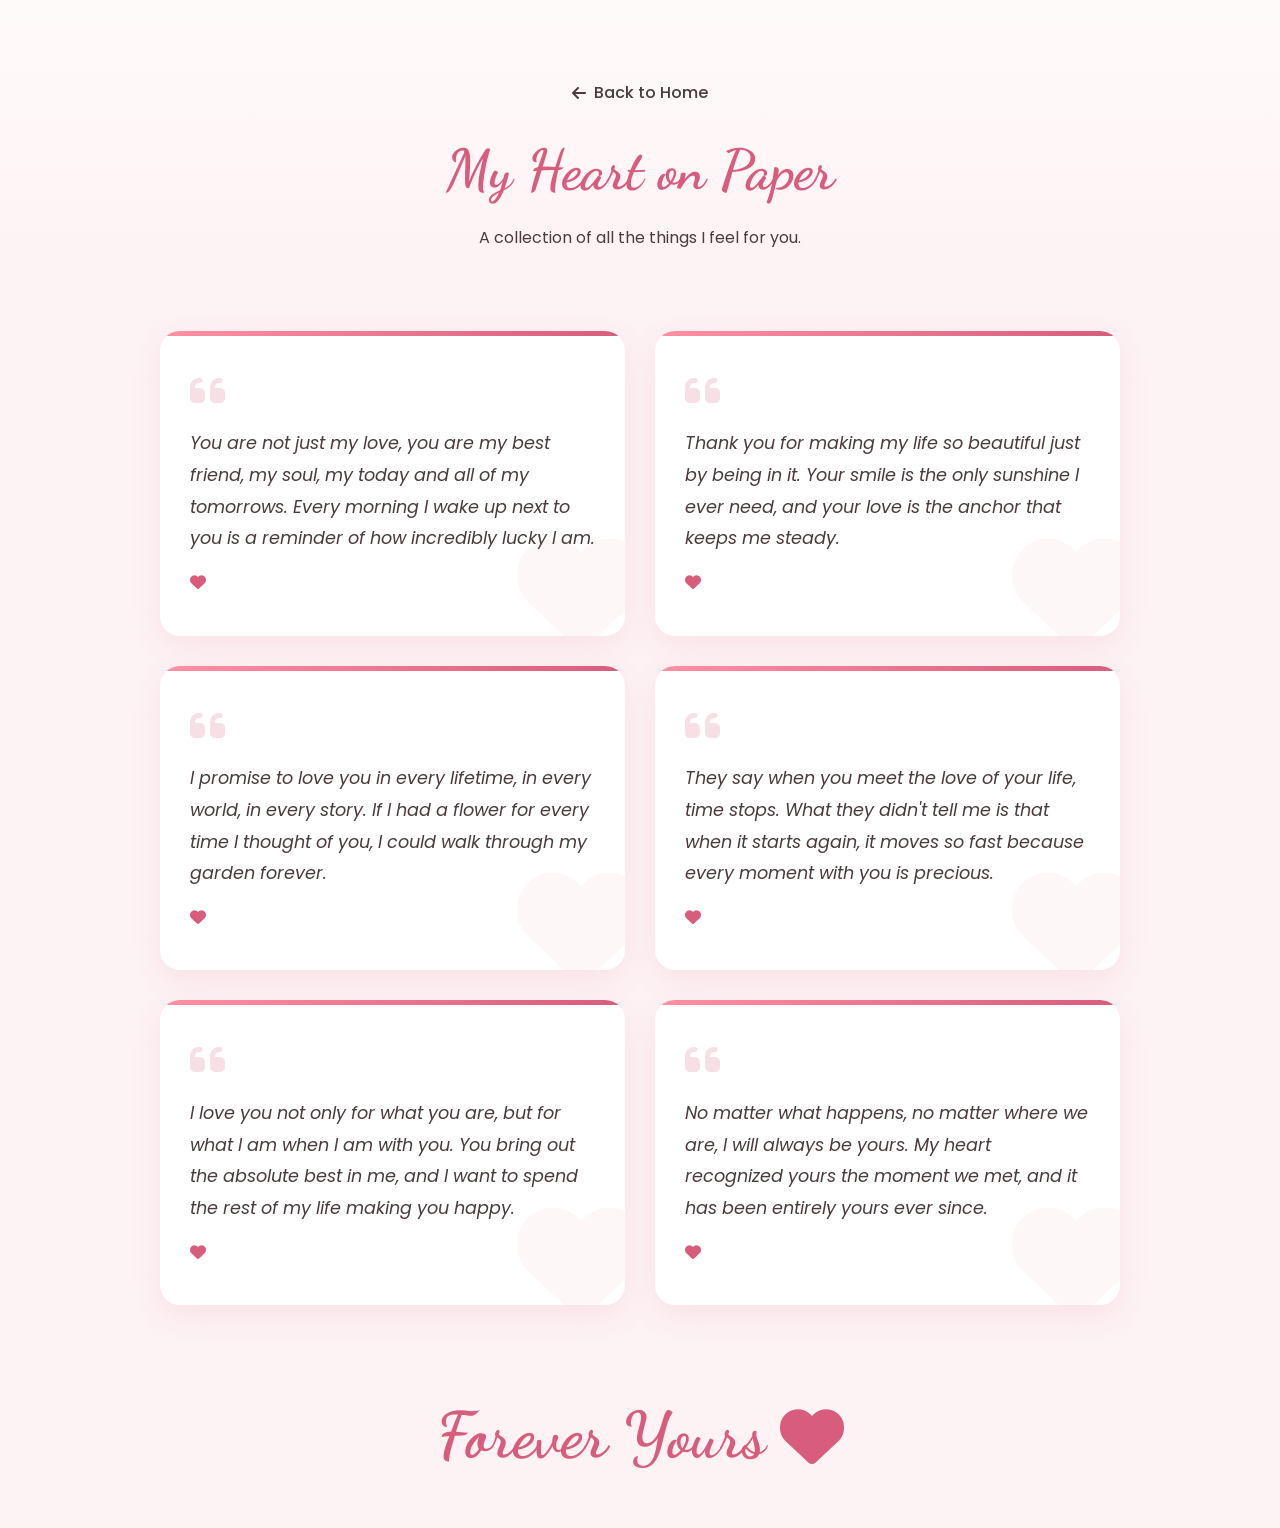
<file: all-notes.html>
<!DOCTYPE html>
<html lang="en">
<head>
    <meta charset="UTF-8">
    <meta name="viewport" content="width=device-width, initial-scale=1.0">
    <title>All My Love Notes For You</title>
    <!-- Google Fonts -->
    <link href="https://fonts.googleapis.com/css2?family=Dancing+Script:wght@600;700&family=Poppins:wght@300;400;500;600&display=swap" rel="stylesheet">
    <!-- Font Awesome Icons -->
    <link rel="stylesheet" href="https://cdnjs.cloudflare.com/ajax/libs/font-awesome/6.4.0/css/all.min.css">
    <!-- Custom CSS -->
    <link rel="stylesheet" href="style.css">
    <style>
        .page-header {
            padding: 80px 20px 40px;
            text-align: center;
            background: linear-gradient(to bottom, var(--lighter-pink), var(--light-pink));
        }
        .page-header h1 {
            font-size: 3.5rem;
            color: var(--primary-pink);
            margin-bottom: 10px;
        }
        .back-btn {
            display: inline-flex;
            align-items: center;
            gap: 8px;
            color: var(--dark-text);
            text-decoration: none;
            font-weight: 500;
            margin-bottom: 20px;
            transition: color 0.3s;
        }
        .back-btn:hover {
            color: var(--primary-pink);
        }
        .all-notes-grid {
            display: grid;
            grid-template-columns: 1fr;
            gap: 30px;
            padding: 40px 20px;
            max-width: 1000px;
            margin: 0 auto;
        }
        @media (min-width: 768px) {
            .all-notes-grid {
                grid-template-columns: repeat(2, 1fr);
            }
        }
        .deep-note-card {
            background: white;
            border-radius: 20px;
            padding: 40px 30px;
            box-shadow: 0 10px 30px rgba(216, 92, 124, 0.1);
            position: relative;
            overflow: hidden;
            transition: transform 0.4s ease;
        }
        .deep-note-card:hover {
            transform: translateY(-10px);
        }
        .deep-note-card::before {
            content: '';
            position: absolute;
            top: 0; left: 0; right: 0;
            height: 5px;
            background: linear-gradient(90deg, #ff8fa3, var(--primary-pink));
        }
        .deep-note-text {
            font-size: 1.1rem;
            line-height: 1.8;
            color: var(--dark-text);
            font-style: italic;
            margin-top: 15px;
        }
        .watermark {
            position: absolute;
            bottom: -20px;
            right: -20px;
            font-size: 8rem;
            color: rgba(216, 92, 124, 0.05);
            z-index: 0;
            pointer-events: none;
        }
    </style>
</head>
<body>
    
    <div class="page-header">
        <a href="index.html" class="back-btn"><i class="fa-solid fa-arrow-left"></i> Back to Home</a>
        <h1 class="script-font">My Heart on Paper</h1>
        <p>A collection of all the things I feel for you.</p>
    </div>

    <div class="all-notes-grid">
        <div class="deep-note-card fade-in">
            <i class="fa-solid fa-quote-left" style="color: #f7e0e5; font-size: 2.5rem; position: relative; z-index: 1;"></i>
            <p class="deep-note-text" style="position: relative; z-index: 1;">You are not just my love, you are my best friend, my soul, my today and all of my tomorrows. Every morning I wake up next to you is a reminder of how incredibly lucky I am.</p>
            <div class="mt-3" style="position: relative; z-index: 1;"><i class="fa-solid fa-heart text-pink"></i></div>
            <i class="fa-solid fa-heart watermark"></i>
        </div>

        <div class="deep-note-card fade-in" style="animation-delay: 0.1s;">
            <i class="fa-solid fa-quote-left" style="color: #f7e0e5; font-size: 2.5rem; position: relative; z-index: 1;"></i>
            <p class="deep-note-text" style="position: relative; z-index: 1;">Thank you for making my life so beautiful just by being in it. Your smile is the only sunshine I ever need, and your love is the anchor that keeps me steady.</p>
            <div class="mt-3" style="position: relative; z-index: 1;"><i class="fa-solid fa-heart text-pink"></i></div>
            <i class="fa-solid fa-heart watermark"></i>
        </div>

        <div class="deep-note-card fade-in" style="animation-delay: 0.2s;">
            <i class="fa-solid fa-quote-left" style="color: #f7e0e5; font-size: 2.5rem; position: relative; z-index: 1;"></i>
            <p class="deep-note-text" style="position: relative; z-index: 1;">I promise to love you in every lifetime, in every world, in every story. If I had a flower for every time I thought of you, I could walk through my garden forever.</p>
            <div class="mt-3" style="position: relative; z-index: 1;"><i class="fa-solid fa-heart text-pink"></i></div>
            <i class="fa-solid fa-heart watermark"></i>
        </div>

        <div class="deep-note-card fade-in" style="animation-delay: 0.3s;">
            <i class="fa-solid fa-quote-left" style="color: #f7e0e5; font-size: 2.5rem; position: relative; z-index: 1;"></i>
            <p class="deep-note-text" style="position: relative; z-index: 1;">They say when you meet the love of your life, time stops. What they didn't tell me is that when it starts again, it moves so fast because every moment with you is precious.</p>
            <div class="mt-3" style="position: relative; z-index: 1;"><i class="fa-solid fa-heart text-pink"></i></div>
            <i class="fa-solid fa-heart watermark"></i>
        </div>
        
        <div class="deep-note-card fade-in" style="animation-delay: 0.4s;">
            <i class="fa-solid fa-quote-left" style="color: #f7e0e5; font-size: 2.5rem; position: relative; z-index: 1;"></i>
            <p class="deep-note-text" style="position: relative; z-index: 1;">I love you not only for what you are, but for what I am when I am with you. You bring out the absolute best in me, and I want to spend the rest of my life making you happy.</p>
            <div class="mt-3" style="position: relative; z-index: 1;"><i class="fa-solid fa-heart text-pink"></i></div>
            <i class="fa-solid fa-heart watermark"></i>
        </div>
        
        <div class="deep-note-card fade-in" style="animation-delay: 0.5s;">
            <i class="fa-solid fa-quote-left" style="color: #f7e0e5; font-size: 2.5rem; position: relative; z-index: 1;"></i>
            <p class="deep-note-text" style="position: relative; z-index: 1;">No matter what happens, no matter where we are, I will always be yours. My heart recognized yours the moment we met, and it has been entirely yours ever since.</p>
            <div class="mt-3" style="position: relative; z-index: 1;"><i class="fa-solid fa-heart text-pink"></i></div>
            <i class="fa-solid fa-heart watermark"></i>
        </div>
    </div>

    <!-- Footer Section -->
    <footer class="footer" style="padding-top: 40px; padding-bottom: 40px;">
        <div class="footer-content">
            <h2 class="script-font">Forever Yours <i class="fa-solid fa-heart text-pink"></i></h2>
        </div>
    </footer>

    <script src="script.js"></script>
</body>
</html>
</file>
<file: style.css>
/* Variables */
:root {
    --primary-pink: #d85c7c;
    --primary-pink-hover: #bd4865;
    --light-pink: #fdf2f4;
    --lighter-pink: #fffafa;
    --dark-text: #4a3c3d;
    --light-text: #8c7b7c;
    --white: #ffffff;
    --gold: #f4c272;
    --card-shadow: 0 8px 25px rgba(216, 92, 124, 0.08);
    --heart-glow: 0 0 20px rgba(216, 92, 124, 0.6);
    --font-heading: 'Dancing Script', cursive;
    --font-body: 'Poppins', sans-serif;
    --border-radius: 12px;
}

/* Reset & Base */
* {
    margin: 0;
    padding: 0;
    box-sizing: border-box;
}

body {
    font-family: var(--font-body);
    color: var(--dark-text);
    background-color: var(--light-pink);
    line-height: 1.6;
    overflow-x: hidden;
    -webkit-font-smoothing: antialiased;
}

html {
    scroll-behavior: smooth;
}

/* Utilities */
.script-font { font-family: var(--font-heading); }
.text-gold { color: var(--gold); }
.text-white { color: var(--white); }
.text-pink { color: var(--primary-pink); }
.text-center { text-align: center; }
.text-sm { font-size: 0.9rem; }
.mt-2 { margin-top: 10px; }
.mt-3 { margin-top: 15px; }
.text-shadow { text-shadow: 2px 2px 4px rgba(0,0,0,0.5); }

/* Buttons */
.btn {
    padding: 12px 28px;
    border-radius: 30px;
    font-family: var(--font-body);
    font-weight: 500;
    font-size: 1rem;
    cursor: pointer;
    transition: all 0.3s ease;
    border: none;
    display: inline-flex;
    align-items: center;
    justify-content: center;
    gap: 8px;
    text-decoration: none;
}

.small-btn {
    padding: 8px 20px;
    font-size: 0.9rem;
}

.primary-btn {
    background-color: var(--primary-pink);
    color: var(--white);
    box-shadow: 0 6px 15px rgba(216, 92, 124, 0.35);
}

.primary-btn:hover {
    background-color: var(--primary-pink-hover);
    transform: translateY(-2px);
    box-shadow: 0 8px 20px rgba(216, 92, 124, 0.4);
}

.outline-btn {
    background-color: transparent;
    border: 1.5px solid var(--primary-pink);
    color: var(--primary-pink);
}

.outline-btn:hover {
    background-color: var(--primary-pink);
    color: var(--white);
}

.outline-btn.text-white {
    border-color: var(--white);
    color: var(--white);
}

.outline-btn.text-white:hover {
    background-color: var(--white);
    color: var(--primary-pink);
}

.full-width {
    width: 100%;
}

/* Navbar */
.navbar {
    display: flex;
    justify-content: space-between;
    align-items: center;
    padding: 15px 5%;
    background-color: rgba(255, 250, 250, 0.95);
    backdrop-filter: blur(10px);
    position: sticky;
    top: 0;
    z-index: 100;
    box-shadow: 0 2px 15px rgba(0,0,0,0.03);
}

.logo {
    font-weight: 600;
    font-size: 1.25rem;
    color: var(--dark-text);
    display: flex;
    align-items: center;
    gap: 8px;
    letter-spacing: 0.5px;
}

.logo-heart { 
    color: var(--primary-pink);
    font-size: 1.1rem;
}

.nav-links {
    display: none; /* Mobile first */
    list-style: none;
    gap: 25px;
    align-items: center;
}

.nav-links a {
    text-decoration: none;
    color: var(--dark-text);
    font-size: 0.95rem;
    font-weight: 500;
    transition: color 0.3s;
}

.nav-links a:hover, .nav-links a.active {
    color: var(--primary-pink);
}

#music-btn {
    font-size: 1.1rem;
}

.hamburger {
    display: block;
    font-size: 1.5rem;
    color: var(--dark-text);
    cursor: pointer;
}

/* Mobile Menu */
.mobile-menu {
    position: fixed;
    top: 0;
    right: -100%;
    width: 80%;
    max-width: 300px;
    height: 100vh;
    background-color: var(--white);
    z-index: 1000;
    box-shadow: -5px 0 20px rgba(0,0,0,0.1);
    transition: right 0.4s ease;
    padding: 40px 20px;
    display: flex;
    flex-direction: column;
}

.mobile-menu.active {
    right: 0;
}

.close-menu {
    align-self: flex-end;
    font-size: 1.8rem;
    color: var(--dark-text);
    cursor: pointer;
    margin-bottom: 30px;
}

.mobile-menu ul {
    list-style: none;
    display: flex;
    flex-direction: column;
    gap: 20px;
}

.mobile-menu a {
    text-decoration: none;
    color: var(--dark-text);
    font-size: 1.2rem;
    font-weight: 500;
    display: block;
    padding: 10px 0;
    border-bottom: 1px solid #eee;
}

/* Hero Section */
.hero {
    min-height: 85vh;
    background-size: cover;
    background-position: center;
    background-repeat: no-repeat;
    display: flex;
    flex-direction: column;
    justify-content: center;
    align-items: center;
    text-align: center;
    padding: 40px 20px;
    position: relative;
    color: var(--white);
    overflow: hidden;
}

.hero-content {
    z-index: 2;
    max-width: 700px;
}

.hero h1 {
    font-size: 3rem;
    line-height: 1.1;
    margin-bottom: 25px;
    font-weight: 700;
}

.hero h1 .highlight {
    color: var(--primary-pink);
    font-size: 4.5rem;
    display: block;
    margin-top: 10px;
}

.hero p {
    font-size: 1.05rem;
    margin-bottom: 35px;
    font-weight: 400;
    line-height: 1.8;
}

.glowing-heart {
    position: absolute;
    right: 15%;
    bottom: 20%;
    width: 90px;
    height: 90px;
    z-index: 2;
    animation: float 3s ease-in-out infinite;
}

.glowing-heart svg {
    width: 100%;
    height: 100%;
    stroke: var(--primary-pink);
    filter: drop-shadow(0 0 15px rgba(216, 92, 124, 0.8));
}

.floating-hearts {
    position: absolute;
    width: 100%;
    height: 100%;
    top: 0;
    left: 0;
    pointer-events: none;
    z-index: 1;
}

.f-heart {
    position: absolute;
    color: var(--primary-pink);
    opacity: 0.6;
    animation: floatUp 6s linear infinite;
}

.h1 { left: 10%; bottom: -20px; font-size: 1.5rem; animation-duration: 7s; }
.h2 { left: 30%; bottom: -20px; font-size: 2rem; animation-duration: 5s; animation-delay: 2s; }
.h3 { right: 20%; bottom: -20px; font-size: 1.2rem; animation-duration: 6s; animation-delay: 1s; }
.h4 { right: 5%; bottom: -20px; font-size: 1.8rem; animation-duration: 8s; animation-delay: 3s; }

/* Sections Base */
.section {
    padding: 60px 20px;
    max-width: 1200px;
    margin: 0 auto;
}

/* Our Story */
.our-story {
    background-color: var(--lighter-pink);
    border-radius: 20px;
    margin-top: -40px;
    position: relative;
    z-index: 10;
    box-shadow: var(--card-shadow);
    padding: 50px 30px;
}

.story-header {
    text-align: left;
    margin-bottom: 40px;
}

.story-header h2 {
    font-size: 2.8rem;
    color: var(--dark-text);
    display: inline-flex;
    align-items: center;
    gap: 12px;
}

.story-header p {
    color: var(--light-text);
    font-size: 1rem;
    margin-top: 5px;
}

.story-container {
    display: flex;
    flex-direction: column;
    gap: 50px;
}

.timeline {
    position: relative;
    display: flex;
    flex-direction: column;
    gap: 35px;
    padding-left: 20px;
}

.timeline-line {
    position: absolute;
    left: 45px;
    top: 0;
    bottom: 0;
    width: 2px;
    background-color: #f3d4db;
    z-index: 1;
}

.timeline-item {
    display: flex;
    gap: 25px;
    position: relative;
    z-index: 2;
    align-items: flex-start;
}

.timeline-icon {
    width: 50px;
    height: 50px;
    background-color: #fde8ec;
    border-radius: 50%;
    display: flex;
    align-items: center;
    justify-content: center;
    color: var(--primary-pink);
    font-size: 1.2rem;
    flex-shrink: 0;
    box-shadow: 0 0 0 6px var(--lighter-pink);
}

.timeline-content {
    padding-top: 5px;
}

.timeline-content h3 {
    font-size: 1.1rem;
    font-weight: 600;
    margin-bottom: 4px;
    color: var(--dark-text);
}

.timeline-content .date {
    display: block;
    font-size: 0.85rem;
    color: var(--light-text);
    margin-bottom: 8px;
    font-weight: 500;
}

.timeline-content p {
    font-size: 0.95rem;
    color: var(--dark-text);
}

.story-image {
    display: flex;
    flex-direction: column;
    align-items: center;
    gap: 20px;
    position: relative;
}

.polaroid {
    background: white;
    padding: 12px 12px 45px 12px;
    box-shadow: 0 15px 35px rgba(0,0,0,0.1);
    transform: rotate(3deg);
    border-radius: 4px;
    width: 100%;
    max-width: 320px;
    position: relative;
    transition: transform 0.3s ease;
}

.polaroid:hover {
    transform: rotate(0deg) scale(1.02);
}

.polaroid-img {
    width: 100%;
    height: 320px;
    background-size: cover;
    background-position: center;
    background-color: #eee;
}

.polaroid-heart {
    position: absolute;
    bottom: 15px;
    left: 50%;
    transform: translateX(-50%);
    color: var(--primary-pink);
    font-size: 1.2rem;
    opacity: 0.7;
}

.dots {
    display: flex;
    gap: 8px;
}

.dot {
    width: 8px;
    height: 8px;
    border-radius: 50%;
    background-color: #e6c5cc;
    transition: all 0.3s ease;
}

.dot.active {
    background-color: var(--primary-pink);
    width: 20px;
    border-radius: 10px;
}

/* Dual Grids Container */
.dual-grid-container {
    display: flex;
    flex-direction: column;
    gap: 40px;
}

.section-top {
    display: flex;
    justify-content: space-between;
    align-items: flex-end;
    margin-bottom: 30px;
}

.section-top h2 {
    font-size: 2.5rem;
    display: flex;
    align-items: center;
    gap: 12px;
}

.section-top h2 i { 
    color: var(--dark-text); 
    font-size: 1.5rem;
}

/* Memories Grid */
.memories-grid {
    display: grid;
    grid-template-columns: 1fr 1fr;
    grid-auto-rows: 150px;
    gap: 15px;
}

.memory-img {
    border-radius: var(--border-radius);
    background-size: cover;
    background-position: center;
    background-color: #ddd;
    transition: transform 0.3s ease;
    box-shadow: 0 4px 10px rgba(0,0,0,0.05);
}

.memory-img:hover {
    transform: scale(1.03);
    z-index: 2;
}

.memory-img.tall {
    grid-row: span 2;
}

.memory-text-card {
    background-color: var(--primary-pink);
    color: var(--white);
    border-radius: var(--border-radius);
    padding: 20px;
    display: flex;
    flex-direction: column;
    justify-content: center;
    align-items: center;
    text-align: center;
    gap: 15px;
    box-shadow: 0 4px 15px rgba(216, 92, 124, 0.4);
}

.memory-text-card i {
    font-size: 2.2rem;
}

.memory-text-card p {
    font-size: 0.95rem;
    font-weight: 500;
    line-height: 1.5;
}

/* Notes Grid */
.notes-grid {
    display: flex;
    flex-direction: column;
    gap: 20px;
    margin-bottom: 25px;
}

.note-card {
    background-color: var(--white);
    padding: 30px 25px;
    border-radius: var(--border-radius);
    box-shadow: var(--card-shadow);
    display: flex;
    flex-direction: column;
    align-items: center;
    text-align: center;
    gap: 20px;
    position: relative;
    transition: transform 0.3s ease;
}

.note-card:hover {
    transform: translateY(-5px);
}

.quote-icon {
    color: #f7e0e5;
    font-size: 2rem;
    align-self: flex-start;
    position: absolute;
    top: 20px;
    left: 20px;
}

.note-card p {
    font-size: 1rem;
    font-weight: 500;
    color: var(--dark-text);
    z-index: 2;
    margin-top: 15px;
    line-height: 1.7;
}

.note-heart {
    color: var(--primary-pink);
    font-size: 1.2rem;
    margin-top: auto;
}

/* Dark Grid (Countdown / Surprise) */
.dark-grid {
    padding: 0;
    gap: 0;
    border-radius: 20px;
    overflow: hidden;
    box-shadow: var(--card-shadow);
}

.countdown-section {
    background-color: #c44062;
    padding: 60px 20px;
    display: flex;
    flex-direction: column;
    align-items: center;
    justify-content: center;
    gap: 35px;
    text-align: center;
}

.countdown-section h2 {
    font-size: 2.2rem;
}

.countdown-timer {
    display: flex;
    gap: 15px;
    align-items: center;
    color: var(--white);
}

.time-unit {
    display: flex;
    flex-direction: column;
    align-items: center;
    min-width: 60px;
}

.time-unit .number {
    font-size: 2.8rem;
    font-weight: 600;
    line-height: 1;
    font-family: var(--font-heading);
}

.time-unit .label {
    font-size: 0.85rem;
    font-weight: 400;
    margin-top: 8px;
    text-transform: uppercase;
    letter-spacing: 1px;
}

.divider {
    width: 1px;
    height: 50px;
    background-color: rgba(255,255,255,0.4);
}

.surprise-section {
    background-size: cover;
    background-position: center;
    padding: 60px 20px;
    display: flex;
    flex-direction: column;
    align-items: center;
    justify-content: center;
    gap: 35px;
}

.surprise-section h2 {
    font-size: 2.5rem;
}

.glowing-heart-lg {
    width: 130px;
    height: 130px;
    animation: glow 2s ease-in-out infinite alternate;
}

.glowing-heart-lg svg {
    width: 100%;
    height: 100%;
    stroke: var(--primary-pink);
    filter: drop-shadow(0 0 20px rgba(216, 92, 124, 0.9));
}

/* Footer */
.footer {
    position: relative;
    padding: 80px 20px 0;
    text-align: center;
    background-color: #fdf2f4;
    overflow: hidden;
}

.bg-hearts {
    position: absolute;
    width: 100%;
    height: 100%;
    top: 0;
    left: 0;
    pointer-events: none;
}

.bg-hearts i {
    position: absolute;
    color: rgba(216, 92, 124, 0.08);
}
.bg-hearts i:nth-child(1) { font-size: 8rem; top: 10%; left: -5%; transform: rotate(-15deg); }
.bg-hearts i:nth-child(2) { font-size: 15rem; top: 30%; right: -10%; transform: rotate(20deg); }
.bg-hearts i:nth-child(3) { font-size: 5rem; top: 60%; left: 15%; transform: rotate(10deg); }
.bg-hearts i:nth-child(4) { font-size: 6rem; top: 20%; right: 20%; transform: rotate(-25deg); }

.footer-content {
    position: relative;
    z-index: 2;
    max-width: 600px;
    margin: 0 auto;
    display: flex;
    flex-direction: column;
    gap: 25px;
}

.footer h2 {
    font-size: 3rem;
    color: var(--primary-pink);
    display: flex;
    align-items: center;
    justify-content: center;
    gap: 15px;
}

.footer p {
    font-size: 1.05rem;
    font-weight: 500;
    line-height: 1.8;
}

.highlight-text {
    color: var(--primary-pink);
    font-weight: 600;
    font-size: 1.15rem !important;
}

.signature {
    font-size: 1.8rem !important;
    color: var(--dark-text);
    margin-top: 10px;
}

.footer-bottom {
    margin-top: 50px;
    display: flex;
    justify-content: center;
    position: relative;
    z-index: 1;
    width: 100%;
}

.heart-mask-container {
    width: 100%;
    max-width: 600px;
    height: 300px;
    position: relative;
    display: flex;
    justify-content: center;
    align-items: flex-end;
}

.couple-heart-img {
    width: 100%;
    height: 100%;
    background-size: cover;
    background-position: center;
    /* Using a CSS mask to create a heart shape */
    -webkit-mask-image: url("data:image/svg+xml,%3Csvg viewBox='0 0 24 24' xmlns='http://www.w3.org/2000/svg'%3E%3Cpath d='M12 21.35l-1.45-1.32C5.4 15.36 2 12.28 2 8.5 2 5.42 4.42 3 7.5 3c1.74 0 3.41.81 4.5 2.09C13.09 3.81 14.76 3 16.5 3 19.58 3 22 5.42 22 8.5c0 3.78-3.4 6.86-8.55 11.54L12 21.35z'/%3E%3C/svg%3E");
    mask-image: url("data:image/svg+xml,%3Csvg viewBox='0 0 24 24' xmlns='http://www.w3.org/2000/svg'%3E%3Cpath d='M12 21.35l-1.45-1.32C5.4 15.36 2 12.28 2 8.5 2 5.42 4.42 3 7.5 3c1.74 0 3.41.81 4.5 2.09C13.09 3.81 14.76 3 16.5 3 19.58 3 22 5.42 22 8.5c0 3.78-3.4 6.86-8.55 11.54L12 21.35z'/%3E%3C/svg%3E");
    -webkit-mask-repeat: no-repeat;
    mask-repeat: no-repeat;
    -webkit-mask-position: center bottom;
    mask-position: center bottom;
    -webkit-mask-size: contain;
    mask-size: contain;
}


/* Animations */
@keyframes float {
    0% { transform: translateY(0); }
    50% { transform: translateY(-15px); }
    100% { transform: translateY(0); }
}

@keyframes floatUp {
    0% { transform: translateY(100%) scale(0.5); opacity: 0; }
    20% { opacity: 0.6; }
    80% { opacity: 0.6; }
    100% { transform: translateY(-100vh) scale(1.5); opacity: 0; }
}

@keyframes glow {
    from { filter: drop-shadow(0 0 5px var(--primary-pink)); }
    to { filter: drop-shadow(0 0 25px var(--primary-pink)); }
}

@keyframes pulse {
    0% { transform: scale(1); box-shadow: 0 0 0 0 rgba(216, 92, 124, 0.7); }
    70% { transform: scale(1.05); box-shadow: 0 0 0 10px rgba(216, 92, 124, 0); }
    100% { transform: scale(1); box-shadow: 0 0 0 0 rgba(216, 92, 124, 0); }
}

.pulse-anim {
    animation: pulse 2s infinite;
}

/* Fade in animation classes (used by JS) */
.fade-in {
    opacity: 0;
    transform: translateY(20px);
    transition: opacity 0.6s ease, transform 0.6s ease;
}

.fade-in.visible {
    opacity: 1;
    transform: translateY(0);
}

.slide-up {
    opacity: 0;
    transform: translateY(30px);
    transition: opacity 0.8s ease, transform 0.8s ease;
}

.slide-up.visible {
    opacity: 1;
    transform: translateY(0);
}


/* Media Queries for Responsive Design */
@media (min-width: 768px) {
    .nav-links {
        display: flex;
    }
    .hamburger {
        display: none;
    }

    .hero h1 { font-size: 4rem; }
    .hero h1 .highlight { font-size: 6rem; }
    .hero p { font-size: 1.2rem; }
    
    .glowing-heart {
        width: 120px;
        height: 120px;
        right: 18%;
    }

    .our-story {
        padding: 60px 50px;
    }

    .story-container {
        flex-direction: row;
        align-items: center;
        justify-content: space-between;
    }
    
    .timeline {
        flex-direction: row;
        width: 65%;
        justify-content: space-between;
        align-items: flex-start;
        padding-left: 0;
    }

    .timeline-line {
        left: 0;
        top: 25px;
        bottom: auto;
        width: 100%;
        height: 2px;
    }

    .timeline-item {
        flex-direction: column;
        align-items: center;
        text-align: center;
        gap: 15px;
        flex: 1;
    }

    .timeline-icon {
        box-shadow: 0 0 0 8px var(--lighter-pink);
    }

    .story-image {
        width: 30%;
        flex-shrink: 0;
    }

    .dual-grid-container {
        flex-direction: row;
        gap: 30px;
    }

    .memories-section, .notes-section {
        flex: 1;
        width: 50%;
    }

    .dark-grid {
        flex-direction: row;
        gap: 0;
    }
    
    .countdown-section {
        width: 50%;
        padding: 80px 40px;
    }
    
    .surprise-section {
        width: 50%;
        padding: 80px 40px;
    }

    .countdown-timer .time-unit .number { font-size: 3.8rem; }
    .countdown-timer .time-unit .label { font-size: 1rem; }
    
    .notes-grid {
        flex-direction: row;
        flex-wrap: wrap;
        gap: 20px;
    }

    .note-card {
        width: calc(50% - 10px);
        flex: auto;
    }
    
    .note-card:last-child {
        width: 100%;
    }

    .footer {
        padding: 100px 40px 0;
    }
    
    .footer h2 {
        font-size: 4rem;
    }
    
    .heart-mask-container {
        height: 400px;
    }
}

@media (min-width: 1024px) {
    .notes-grid {
        flex-wrap: nowrap;
    }
    .note-card {
        width: 33.333%;
    }
    .note-card:last-child {
        width: 33.333%;
    }
}

/* Gallery Modal */
.modal {
    display: none;
    position: fixed;
    z-index: 2000;
    left: 0;
    top: 0;
    width: 100%;
    height: 100%;
    background-color: rgba(0, 0, 0, 0.95);
    backdrop-filter: blur(8px);
    opacity: 0;
    transition: opacity 0.3s ease;
}

.modal.show {
    display: flex;
    justify-content: center;
    align-items: center;
    opacity: 1;
}

.modal-content {
    position: relative;
    z-index: 10;
    width: 95%;
    max-width: 800px;
    height: 70vh;
    display: flex;
    flex-direction: column;
    justify-content: center;
    background: transparent;
}

@media (min-width: 768px) {
    .modal-content {
        height: 85vh;
        width: 90%;
    }
}

.close-modal {
    position: absolute;
    top: -40px;
    right: 0;
    color: white;
    font-size: 2.5rem;
    font-weight: bold;
    cursor: pointer;
    z-index: 2010;
    transition: color 0.3s;
}

.close-modal:hover {
    color: var(--primary-pink);
}

.gallery-container {
    position: relative;
    width: 100%;
    height: 100%;
    display: flex;
    justify-content: center;
    align-items: center;
    overflow: hidden;
    border-radius: 15px;
    box-shadow: 0 0 30px rgba(216, 92, 124, 0.3);
}

.gallery-slide {
    display: none;
    width: 100%;
    height: 100%;
    position: absolute;
    top: 0;
    left: 0;
    animation: fadeEffect 0.5s;
}

.gallery-slide.active {
    display: flex;
    flex-direction: column;
}

.gallery-slide img {
    width: 100%;
    height: 100%;
    object-fit: contain;
    background-color: #000;
}

.slide-caption {
    position: absolute;
    bottom: 0;
    width: 100%;
    text-align: center;
    padding: 20px;
    background: linear-gradient(transparent, rgba(0,0,0,0.9));
    color: white;
    font-size: 1.6rem;
}

@media (min-width: 768px) {
    .slide-caption {
        font-size: 2.2rem;
    }
}

.prev-slide, .next-slide {
    cursor: pointer;
    position: absolute;
    top: 50%;
    transform: translateY(-50%);
    width: 45px;
    height: 45px;
    color: white;
    font-size: 1.4rem;
    transition: 0.3s;
    user-select: none;
    display: flex;
    justify-content: center;
    align-items: center;
    background-color: rgba(255,255,255,0.15);
    border-radius: 50%;
    z-index: 10;
}

@media (min-width: 768px) {
    .prev-slide, .next-slide {
        width: 55px;
        height: 55px;
        font-size: 1.8rem;
    }
}

.prev-slide:hover, .next-slide:hover {
    background-color: var(--primary-pink);
}

.prev-slide { left: 10px; }
.next-slide { right: 10px; }

.gallery-dots {
    text-align: center;
    margin-top: 15px;
}

.g-dot {
    cursor: pointer;
    height: 12px;
    width: 12px;
    margin: 0 6px;
    background-color: rgba(255,255,255,0.4);
    border-radius: 50%;
    display: inline-block;
    transition: background-color 0.3s ease;
}

.g-dot.active, .g-dot:hover {
    background-color: var(--primary-pink);
    box-shadow: 0 0 12px var(--primary-pink);
}

@keyframes fadeEffect {
    from {opacity: 0.4}
    to {opacity: 1}
}

/* Birthday Hidden Message */
.hidden-message {
    display: none;
    flex-direction: column;
    align-items: center;
    justify-content: center;
    gap: 15px;
    padding: 30px;
    background: rgba(255, 255, 255, 0.1);
    backdrop-filter: blur(5px);
    border-radius: 15px;
    border: 1px solid rgba(255, 255, 255, 0.2);
    color: white;
}

.hidden-message h3 {
    font-size: 2.2rem;
    color: #ffd700;
    text-align: center;
}

@media (min-width: 768px) {
    .hidden-message h3 {
        font-size: 2.8rem;
    }
}

.cake-icon {
    font-size: 3rem;
    color: #ff9a9e;
}

@media (min-width: 768px) {
    .cake-icon {
        font-size: 4rem;
    }
}

/* Falling Hearts Rain for Modal */
.heart-rain {
    position: absolute;
    top: -10vh;
    color: rgba(255, 107, 129, 0.7);
    pointer-events: none;
    z-index: 1; /* Behind modal content */
    animation: fall linear forwards;
    filter: drop-shadow(0 0 5px rgba(255, 107, 129, 0.5));
}

@keyframes fall {
    0% {
        transform: translateY(0) rotate(0deg);
        opacity: 0;
    }
    10% {
        opacity: 0.8;
    }
    90% {
        opacity: 0.8;
    }
    100% {
        transform: translateY(120vh) rotate(360deg);
        opacity: 0;
    }
}

/* Welcome Overlay */
.welcome-overlay {
    position: fixed;
    top: 0;
    left: 0;
    width: 100vw;
    height: 100vh;
    background-color: var(--dark-text);
    z-index: 9999;
    display: flex;
    justify-content: center;
    align-items: center;
    transition: opacity 1s ease, visibility 1s ease;
}

.welcome-overlay.hidden {
    opacity: 0;
    visibility: hidden;
}

.welcome-content {
    text-align: center;
    padding: 30px;
    background: rgba(255,255,255,0.05);
    backdrop-filter: blur(10px);
    border-radius: 20px;
    border: 1px solid rgba(255,255,255,0.1);
    transform: scale(0.9);
    animation: pulseWelcome 2s infinite alternate;
}

@keyframes pulseWelcome {
    from { transform: scale(0.95); }
    to { transform: scale(1.05); }
}
</file>
